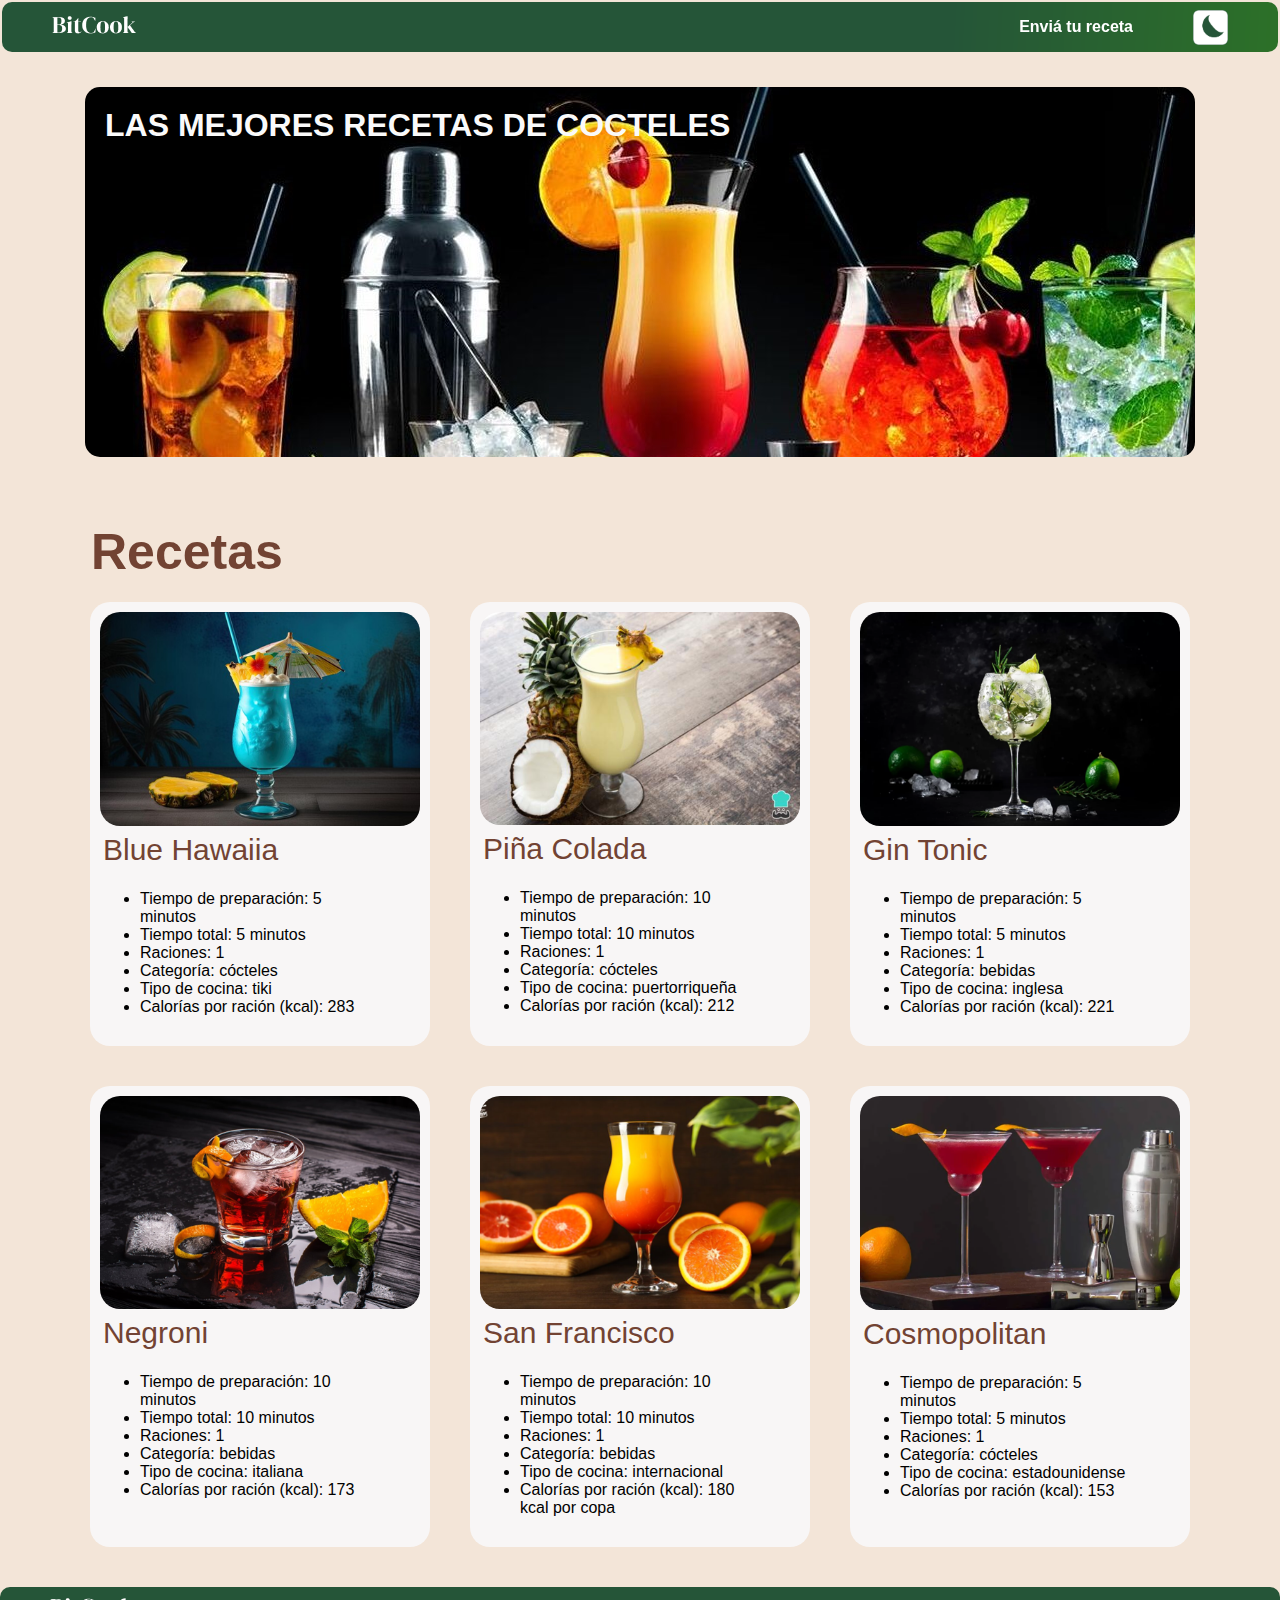
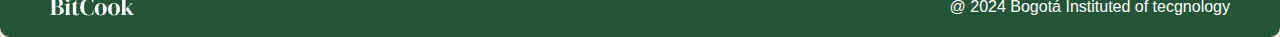
<file: index.html>
<!DOCTYPE html>
<html lang="es">

<head>
  <meta charset="UTF-8" />
  <meta name="viewport" content="width=device-width, initial-scale=1.0" />
  <title>Inicio</title>
  <link rel="stylesheet" href="./css/stylegen.css" />
  <link rel="stylesheet" href="./css/styleindex.css" />
</head>

<body>
  <!--inicio CABECERA -->
  <header id="cabecera">
    <a class="logobitcook" href="./index.html" target="_self"><img class="logobitcook1" src="./image/logo_bitcook.png"
        alt="logo betcook" /></a>

    <a id="cab2" href="./contacto.html" target="_self">Enviá tu receta</a>

    <img id="dianoche1" src="./image/noche.png" alt="modo noche" />

  </header>


  <!--fin CABECERA -->



  <!--INICIA CUERPO  -->
  <!--id="contenedorgidindex"  -->


  <section id="contenedorgidindex">

    <h1 id="tituloindex"> LAS MEJORES RECETAS DE COCTELES</h1>
    <!--<iframe class="video"  width="560" height="315" src="https://www.youtube.com/embed/P2EOVODrSzs?si=6xp7rY7jnYXR5V0u" 
    title="YouTube video player" frameborder="0" allow="accelerometer; autoplay; clipboard-write; encrypted-media; gyroscope; 
    picture-in-picture; web-share" referrerpolicy="strict-origin-when-cross-origin" allowfullscreen></iframe>  -->

    <h2 class="t2"> Recetas</h2>

    <article class="receta1">

      <img class="imagencatalogo" src="./image/Blue_Hawaiian_m.png" alt="coctel blue hawaiian">

      <a class="linkrecetas" href="./receta1.html"> Blue Hawaiia</a>

      <ul class="infreceta">
        <li class="listacatalogo">Tiempo de preparación: 5 minutos</li>
        <li class="listacatalogo">Tiempo total: 5 minutos</li>
        <li class="listacatalogo">Raciones: 1</li>
        <li class="listacatalogo">Categoría: cócteles</li>
        <li class="listacatalogo">Tipo de cocina: tiki</li>
        <li class="listacatalogo">Calorías por ración (kcal): 283</li>
      </ul>

    </article>





    <article class="receta2">

      <img class="imagencatalogo" src="./image/piña_colada_m.png" alt="coctel Piña colada">

      <a class="linkrecetas" href="./receta2.html"> Piña Colada </a>

      <ul class="infreceta">
        <li class="listacatalogo">Tiempo de preparación: 10 minutos</li>
        <li class="listacatalogo">Tiempo total: 10 minutos</li>
        <li class="listacatalogo">Raciones: 1</li>
        <li class="listacatalogo">Categoría: cócteles</li>
        <li class="listacatalogo">Tipo de cocina: puertorriqueña</li>
        <li class="listacatalogo">Calorías por ración (kcal): 212</li>
      </ul>

    </article>




    <article class="receta3">

      <img class="imagencatalogo" src="./image/gin_tonic_m.png" alt="coctel Gin Tonic">

      <a class="linkrecetas" href="./receta3.html"> Gin Tonic </a>

      <ul class="infreceta">
        <li class="listacatalogo">Tiempo de preparación: 5 minutos</li>
        <li class="listacatalogo">Tiempo total: 5 minutos</li>
        <li class="listacatalogo">Raciones: 1</li>
        <li class="listacatalogo">Categoría: bebidas</li>
        <li class="listacatalogo">Tipo de cocina: inglesa</li>
        <li class="listacatalogo">Calorías por ración (kcal): 221</li>
      </ul>

    </article>

    <article class="receta4">

      <img class="imagencatalogo" src="./image/negroni_m.png" alt="coctel Negroni">

      <a class="linkrecetas" href="./receta4.html"> Negroni </a>

      <ul class="infreceta">
        <li class="listacatalogo">Tiempo de preparación: 10 minutos</li>
        <li class="listacatalogo">Tiempo total: 10 minutos</li>
        <li class="listacatalogo">Raciones: 1</li>
        <li class="listacatalogo">Categoría: bebidas</li>
        <li class="listacatalogo">Tipo de cocina: italiana</li>
        <li class="listacatalogo">Calorías por ración (kcal): 173</li>
      </ul>

    </article>


    <article class="receta5">

      <img class="imagencatalogo" src="./image/san_francisco_m.png" alt="coctel San Francisco">

      <a class="linkrecetas" href="./receta5.html"> San Francisco </a>

      <ul class="infreceta">
        <li class="listacatalogo">Tiempo de preparación: 10 minutos</li>
        <li class="listacatalogo">Tiempo total: 10 minutos</li>
        <li class="listacatalogo">Raciones: 1</li>
        <li class="listacatalogo">Categoría: bebidas</li>
        <li class="listacatalogo">Tipo de cocina: internacional</li>
        <li class="listacatalogo">Calorías por ración (kcal): 180 kcal por copa</li>
      </ul>

    </article>

    <article class="receta6">

      <img class="imagencatalogo" src="./image/cosmopolitan_m.png" alt="coctel Cosmopolitan">

      <a class="linkrecetas" href="./receta6.html"> Cosmopolitan </a>

      <ul class="infreceta">
        <li class="listacatalogo">Tiempo de preparación: 5 minutos</li>
        <li class="listacatalogo">Tiempo total: 5 minutos</li>
        <li class="listacatalogo">Raciones: 1</li>
        <li class="listacatalogo">Categoría: cócteles</li>
        <li class="listacatalogo">Tipo de cocina: estadounidense</li>
        <li class="listacatalogo">Calorías por ración (kcal): 153</li>
      </ul>

    </article>







  </section>


  <!--TERMINA CUERTO -->
























  <!--inicio FOOTER-->
  <footer id="footer">
    <a class="logobitcook" href="./main.html" target="_self"><img class="logobitcook1" src="./image/logo_bitcook.png"
        alt="logo betcook" /></a>

    <p id="pie2">@ 2024 Bogotá Instituted of tecgnology</p>
  </footer>

  <!--FIN FOOTER-->

  <script src="./js/scriptindex.js"></script>
</body>

</html>
</file>
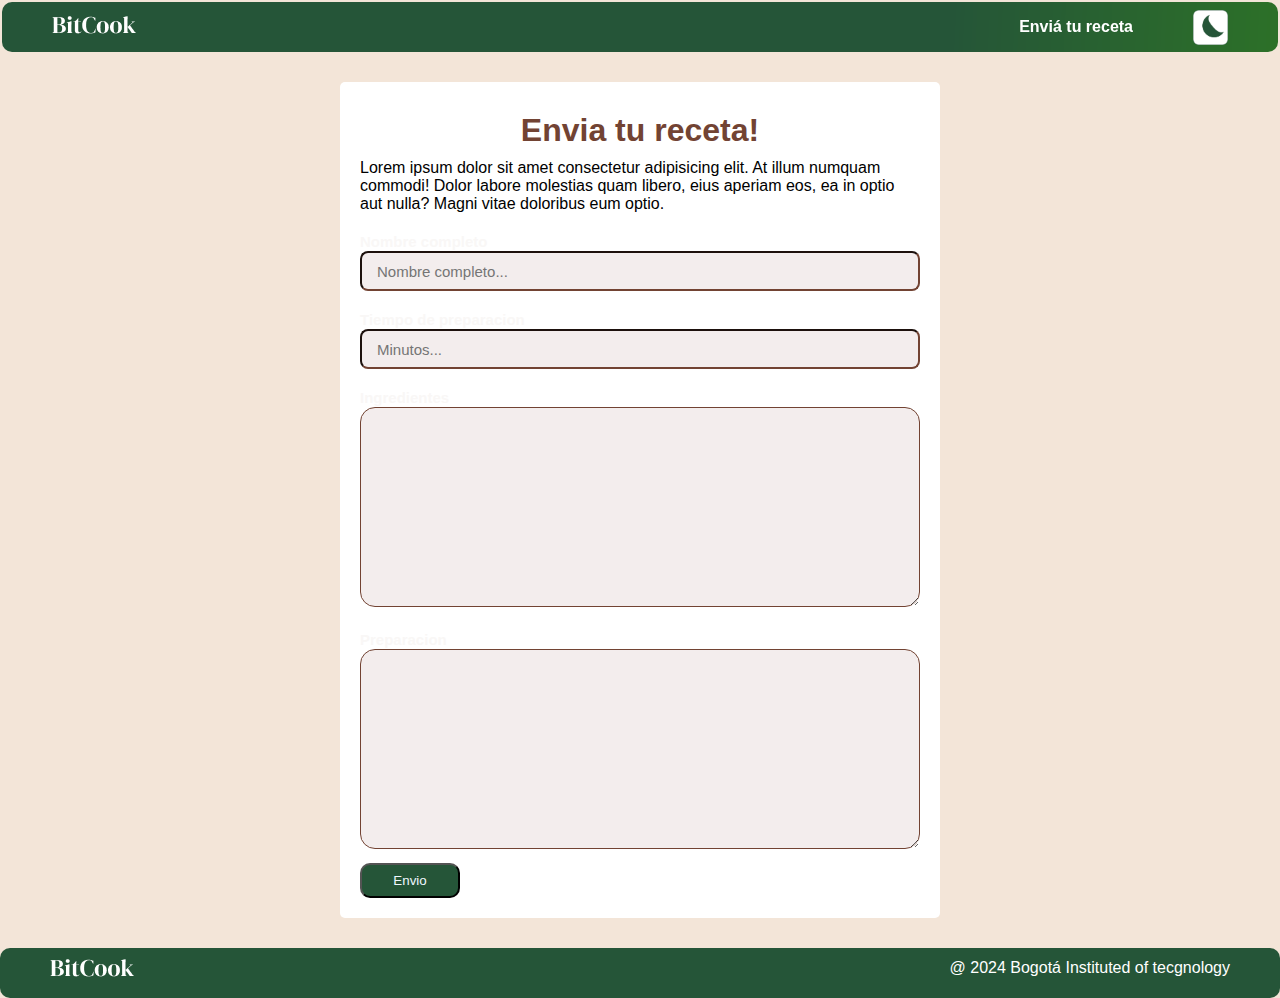
<file: contacto.html>
<!DOCTYPE html>
<html lang="es">
  <head>
    <meta charset="UTF-8" />
    <meta name="viewport" content="width=device-width, initial-scale=1.0" />
    <title>Inicio</title>
    <link rel="stylesheet" href="./css/stylegen.css" />
    <link rel="stylesheet" href="./css/stylecontacto.css" />
  </head>
  <body>
    <!--inicio CABECERA -->
    <header id="cabecera">
      <a class="logobitcook" href="./index.html" target="_self"
        ><img
          class="logobitcook1"
          src="./image/logo_bitcook.png"
          alt="logo betcook"
      /></a>

      <a id="cab2" href="./contacto.html" target="_self">Enviá tu receta</a>

      <img id="dianoche1" src="./image/noche.png" alt="modo noche" />
    </header>
    <!--fin CABECERA -->
<main class="mainenviatureceta">
    <h1>Envia tu receta!</h1>
    <p id="p1">
      Lorem ipsum dolor sit amet consectetur adipisicing elit. At illum numquam
      commodi! Dolor labore molestias quam libero, eius aperiam eos, ea in optio
      aut nulla? Magni vitae doloribus eum optio.
    </p>


    <div class="form-group">
      <label for="nombre_completo">Nombre completo</label>
      <input
        type="text"
        name="nombre_completo"
        placeholder="Nombre completo..."
        id="nombre_completo"
      />
    </div>



    <div class="form-group">
      <label for="tiempo_preparacion">Tiempo de preparacion</label>
      <input
        type="number"
        name="tiempo_preparacion"
        placeholder="Minutos..."
        id="tiempo_preparacion"
      />
    </div>


    <div>
      <label for="ingredientes">Ingredientes</label>
      <textarea name="ingredientes" id="ingredientes"></textarea>
    </div>


    <div>
      <label for="preparacion">Preparacion</label>
      <textarea name="preparacion" id="preparacion"></textarea>
    </div>


    <button>Envio</button>

</main>

    <!--inicio FOOTER-->
    <footer id="footer">
      <a class="logobitcook" href="./main.html" target="_self"
        ><img
          class="logobitcook1"
          src="./image/logo_bitcook.png"
          alt="logo betcook"
      /></a>

      <p id="pie2">@ 2024 Bogotá Instituted of tecgnology</p>
    </footer>

    <!--FIN FOOTER-->

    <script src="./js/scriptenviatureceta.js"></script>
  </body>
</html>
</file>
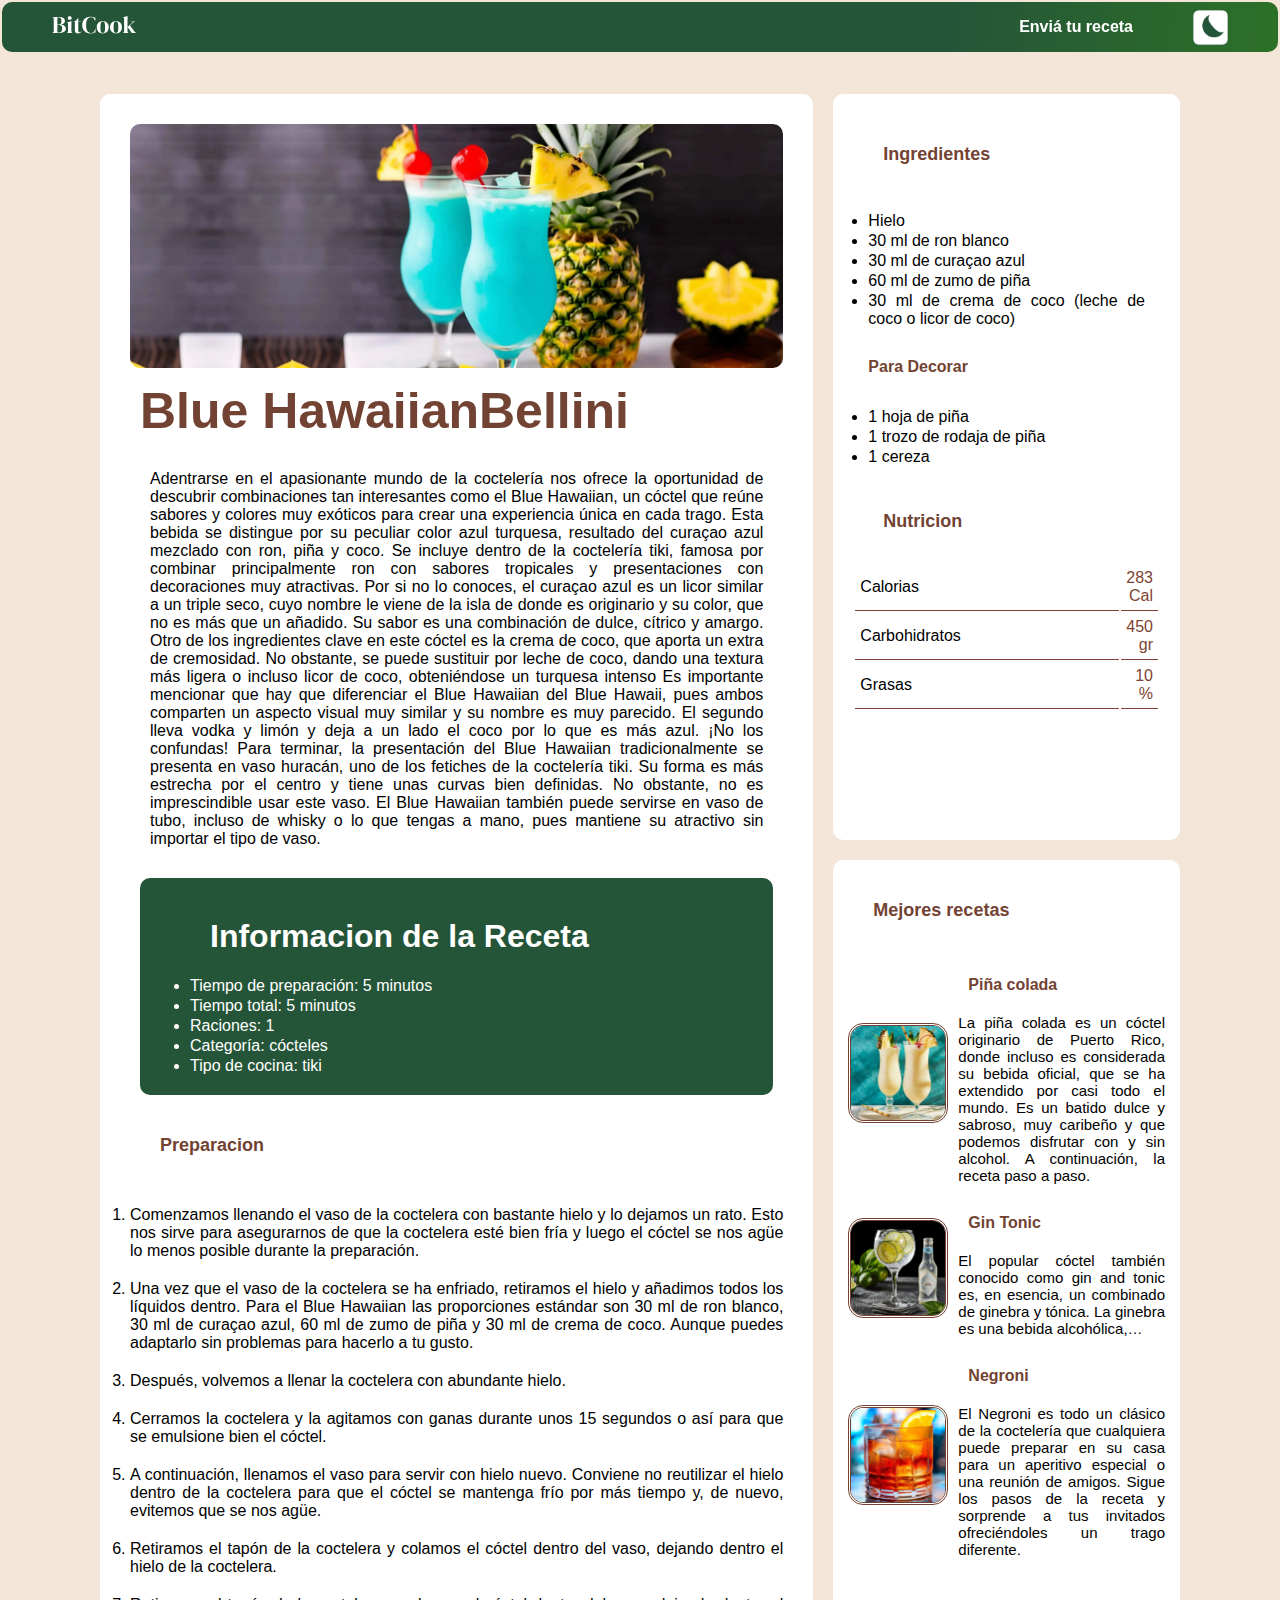
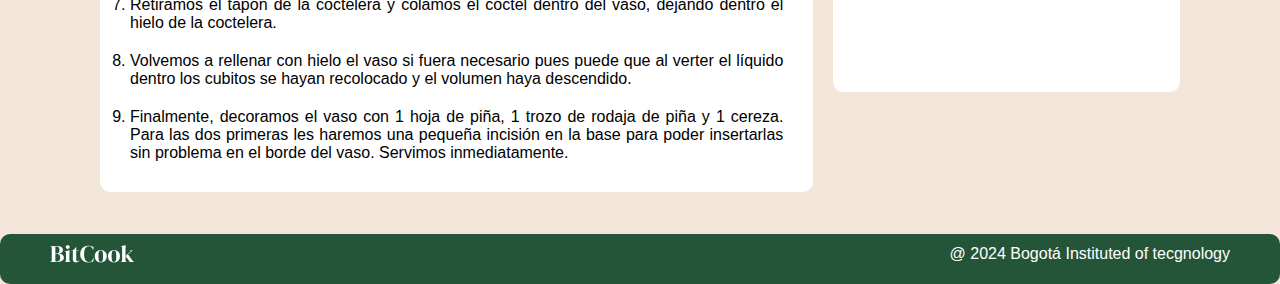
<file: receta1.html>
<!DOCTYPE html>
<html lang="es">

<head>
  <meta charset="UTF-8" />
  <meta name="viewport" content="width=device-width, initial-scale=1.0" />
  <title>Inicio</title>
  <link rel="stylesheet" href="./css/stylegen.css" />
  <link rel="stylesheet" href="./css/styleproductos.css" />
</head>

<body>
  <!--inicio CABECERA -->
  <header id="cabecera">
    <a class="logobitcook" href="./index.html" target="_self"><img class="logobitcook1" src="./image/logo_bitcook.png"
        alt="logo betcook" /></a>

    <a id="cab2" href="./contacto.html" target="_self">Enviá tu receta</a>

    <img id="dianoche1" src="./image/noche.png" alt="modo noche" />

  </header>


  <!--fin CABECERA -->





  <!--inicio contenedor grid -->
  <div id="contenedorgid">

    <!--inicio lateral izquierdo -->
    <article class="artrecetas">

      <img id="imgprincipal" src="./image/Blue_Hawaiian.png" alt="Blue Hawaiian">
      <h2 class="titulo2">Blue HawaiianBellini</h2>
      <p class="contenidoprincipal">
        Adentrarse en el apasionante mundo de la coctelería nos ofrece la oportunidad de descubrir combinaciones tan
        interesantes como el Blue Hawaiian, un cóctel que reúne sabores y colores muy exóticos para crear una
        experiencia única en cada trago.

        Esta bebida se distingue por su peculiar color azul turquesa, resultado del curaçao azul mezclado con ron, piña
        y coco. Se incluye dentro de la coctelería tiki, famosa por combinar principalmente ron con sabores tropicales y
        presentaciones con decoraciones muy atractivas.
        Por si no lo conoces, el curaçao azul es un licor similar a un triple seco, cuyo nombre le viene de la isla de
        donde es originario y su color, que no es más que un añadido. Su sabor es una combinación de dulce, cítrico y
        amargo. Otro de los ingredientes clave en este cóctel es la crema de coco, que aporta un extra de cremosidad. No
        obstante, se puede sustituir por leche de coco, dando una textura más ligera o incluso licor de coco,
        obteniéndose un turquesa intenso
        Es importante mencionar que hay que diferenciar el Blue Hawaiian del Blue Hawaii, pues ambos comparten un
        aspecto visual muy similar y su nombre es muy parecido. El segundo lleva vodka y limón y deja a un lado el coco
        por lo que es más azul. ¡No los confundas!

        Para terminar, la presentación del Blue Hawaiian tradicionalmente se presenta en vaso huracán, uno de los
        fetiches de la coctelería tiki. Su forma es más estrecha por el centro y tiene unas curvas bien definidas. No
        obstante, no es imprescindible usar este vaso. El Blue Hawaiian también puede servirse en vaso de tubo, incluso
        de whisky o lo que tengas a mano, pues mantiene su atractivo sin importar el tipo de vaso.
      </p>

      <div class="p2">

        <h3 class="titulo3info">Informacion de la Receta</h3>

        <ul>

          <li class="lisdesdatos">Tiempo de preparación: 5 minutos</li>
          <li class="lisdesdatos">Tiempo total: 5 minutos</li>
          <li class="lisdesdatos">Raciones: 1</li>
          <li class="lisdesdatos">Categoría: cócteles</li>
          <li class="lisdesdatos">Tipo de cocina: tiki</li>

        </ul>


      </div>

      <h3 class="titulo3">Preparacion</h3>

      <ol start="1">
        <li class="lisdespre">Comenzamos llenando el vaso de la coctelera con bastante hielo y lo dejamos un rato. Esto nos
          sirve para asegurarnos de que la coctelera esté bien fría y luego el cóctel se nos agüe lo menos posible
          durante la preparación.

        </li>
        <li class="lisdespre">Una vez que el vaso de la coctelera se ha enfriado, retiramos el hielo y añadimos todos los
          líquidos dentro. Para el Blue Hawaiian las proporciones estándar son 30 ml de ron blanco, 30 ml de curaçao
          azul, 60 ml de zumo de piña y 30 ml de crema de coco. Aunque puedes adaptarlo sin problemas para hacerlo a tu
          gusto.

        </li>
        <li class="lisdespre">Después, volvemos a llenar la coctelera con abundante hielo.

        </li>
        <li class="lisdespre">Cerramos la coctelera y la agitamos con ganas durante unos 15 segundos o así para que se
          emulsione bien el cóctel.

        </li>
        <li class="lisdespre">A continuación, llenamos el vaso para servir con hielo nuevo. Conviene no reutilizar el hielo
          dentro de la coctelera para que el cóctel se mantenga frío por más tiempo y, de nuevo, evitemos que se nos
          agüe.

        </li>
        <li class="lisdespre">Retiramos el tapón de la coctelera y colamos el cóctel dentro del vaso, dejando dentro el
          hielo de la coctelera.

        </li>

        <li class="lisdespre">Retiramos el tapón de la coctelera y colamos el cóctel dentro del vaso, dejando dentro el
          hielo de la coctelera.

        </li>

        <li class="lisdespre">Volvemos a rellenar con hielo el vaso si fuera necesario pues puede que al verter el líquido
          dentro los cubitos se hayan recolocado y el volumen haya descendido.

        </li>

        <li class="lisdespre">Finalmente, decoramos el vaso con 1 hoja de piña, 1 trozo de rodaja de piña y 1 cereza. Para
          las dos primeras les haremos una pequeña incisión en la base para poder insertarlas sin problema en el borde
          del vaso. Servimos inmediatamente.

        </li>
      </ol>

    </article>

    <!--fin lateral izquierdo -->

    <!--inico lateral derecho superior -->
    <section class="secioneslaterales1">
      <h3 class="titulo3">Ingredientes</h3>

      <ul class="listaingre">
        <li class="lisdes">Hielo</li>
        <li class="lisdes">30 ml de ron blanco</li>
        <li class="lisdes">30 ml de curaçao azul</li>
        <li class="lisdes">60 ml de zumo de piña</li>
        <li class="lisdes">30 ml de crema de coco (leche de coco o licor de coco)</li>

      </ul>

      <h4 class="titulo4">Para Decorar</h3>

        <ul class="listaingre">
          <li class="lisdes">1 hoja de piña</li>
          <li class="lisdes">1 trozo de rodaja de piña</li>
          <li class="lisdes">1 cereza</li>


        </ul>

        <h3 class="titulo3">Nutricion</h3>

        <table class="tablacont">
          <tr>
            <td class="tdcont">Calorias</td>
            <td class="tdcont">283 Cal</td>
          </tr>
          <tr>
            <td class="tdcont">Carbohidratos</td>
            <td class="tdcont">450 gr</td>
          </tr>
          <tr>
            <td class="tdcont">Grasas</td>
            <td class="tdcont">10 %</td>
          </tr>
        </table>


    </section>

    <!--fin lateral derecho superior -->

<!--
      <a   id="linkrecetasre"   href = "./contacto.html"   > Piña Colada  </a>      -->


    <!--inicio lateral derecho medio -->

    <section class="secioneslaterales2">

      <h2 class="titulo3">Mejores recetas</h2>

      <div class="divmejores">
        <a class="linkrecetasre1" href="./receta2.html" target="_self"><img class="imgmejores" src="./image/piña_colada_p.png" alt="coctel Piña colada" /></a>
        <div class="contmejores">
          <h4 class="titulo4">Piña colada</h3>
            <p class="contenido">
              La piña colada es un cóctel originario de Puerto Rico, donde incluso es considerada su bebida oficial, que
              se ha extendido por casi todo el mundo. Es un batido dulce y sabroso, muy caribeño y que podemos disfrutar
              con y sin alcohol. A continuación, la receta paso a paso.
            </p>

        </div>
      </div>

      <div class="divmejores">
        <a class="linkrecetasre1" href="./receta3.html" target="_self"><img class="imgmejores" src="./image/gin_tonic_p.png" alt="coctel Gin Tonic" /></a>
        <div class="contmejores">
          <h4 class="titulo4">Gin Tonic</h3>
            <p class="contenido">
              El popular cóctel también conocido como gin and tonic es, en esencia, un combinado de ginebra y tónica. La
              ginebra es una bebida alcohólica,…
            </p>
        </div>
      </div>

      <div class="divmejores">
        <a class="linkrecetasre1" href="./receta4.html" target="_self"><img class="imgmejores" src="./image/negroni_p.png" alt="Negroni" /></a>

        <div class="contmejores">
          <h4 class="titulo4">Negroni</h3>
            
            <p class="contenido">
              El Negroni es todo un clásico de la coctelería que cualquiera puede preparar en su casa para un aperitivo
              especial o una reunión de amigos. Sigue los pasos de la receta y sorprende a tus invitados ofreciéndoles
              un trago diferente.
            </p>

        </div>
      </div>

    </section>

    <!--fin lateral derecho medio -->
   

  </div>
  <!--termina contenedora gris -->

  <!--inicio FOOTER-->
  <footer id="footer">
    <a class="logobitcook" href="./main.html" target="_self"><img class="logobitcook1" src="./image/logo_bitcook.png"
        alt="logo betcook" /></a>

    <p id="pie2">@ 2024 Bogotá Instituted of tecgnology</p>
  </footer>

  <!--FIN FOOTER-->


  <script src="./js/scriptrecetas.js"></script>
</body>

</html>
</file>
<file: css/stylegen.css>
@import url("https://fonts.googleapis.com/css2?family=DM+Serif+Display:ital@0;1&family=Kanit:ital,wght@0,100;0,200;0,300;0,400;0,500;0,600;0,700;0,800;0,900;1,100;1,200;1,300;1,400;1,500;1,600;1,700;1,800;1,900&family=Roboto:ital,wght@0,100;0,300;0,400;0,500;0,700;0,900;1,100;1,300;1,400;1,500;1,700;1,900&display=swap");

* {
  box-sizing: border-box;
  margin: 0;
  padding: 0;
  /*max-width: 800px; */
  font-family: "Open Sans", sans-serif;
}

/*propiedades del body****************************************************************************** */
body {
  background-color: #f3e5d8;
  height: 100vh;
  /* Viewport height */
  position: relative;
}


.temaoscuro{
background-color: black;


}

/*CABECERA DEL SITIO****************************************************************************** */
header {
  background-image: url("../image/cinta.png") ;      /*#255538;*/
  padding: 11px 50px;
  margin: 2px;
  border-radius: 10px;
  display: flex;
  justify-content: space-between;
  align-items: center;

  position: sticky;
  top: 0px;
  height: 50px;
  gap: 50px;


}

#cab2 {
  color: white;
  margin-left: auto;
  font-family: "DM Sans", sans-serif;
  text-decoration: none;
  font-weight: 600;
  border-radius: 25px;
  padding: 0 10px;
  text-align: center;

}

/*hover cambio de comportamiento al acercar el mouse******** */
#cab2:hover {
  color: #255538;
  background-color: white;

}



#dianoche1 {
 
  height: 35px;
  width: 35px;
  cursor: pointer;
}







/*pie de pagina***************************************************************************** */

#footer {
  background-color: #255538;
  padding: 11px 50px;
  margin: 2px 0;
  border-radius: 10px;
  height: 50px;
  display: flex;
  justify-content: space-between;
  position: absolute;
  bottom: 0;
  width: 100%;
  position: relative;

}

#pie2 {
  color: white;

}



/*adaptacion a 480 o menos px***************************************************************************** */

@media screen and (max-width: 480px) {


  #cab2 {

    margin-left: auto;
    font-family: "DM Sans", sans-serif;
    text-decoration: none;
    font-weight: 600;
    border-radius: 15px;
    padding: 0 5px;
    text-align: center;



  }
}
</file>
<file: css/styleindex.css>
/*Configuracion del grid****************************************************************************** */
section {
  display: grid;
  
  margin: 10px 60px;
  grid-template-columns: 1fr 1fr 1fr;
  grid-template-rows: 400px auto auto auto;
  grid-template-areas:
    "imgprin imgprin imgprin"
    "titulo titulo titulo "
    "articulo1 articulo2 articulo3"
    "articulo4 articulo5 articulo6";
  
  justify-content: center;
  padding: 10px;
}




/*  .video{

  grid-area: video;
  width: 100%;
  padding: 10px;
  border-radius: 25px;
  justify-content: center;
}   */


#tituloindex {
  grid-area: imgprin;
  width: 100%;
  
  background-image: url("../image/Cocteles.jpg");
  padding: 20px;
  
  margin: 15px;
  border-radius: 15px;
  color: #fafafa;
  width: auto;
  height: auto;
 
}
.t2 {
  grid-area: titulo;
  font-size: 50px;
  
  padding: 50px 0px 0px 20px;
  border: 2px ;
  margin: 1px;
 
  color: #724333;
 
}


.t2tema {
  
  color: #fbfbfb;
 
}

.receta1 {
  grid-area: articulo1;
  background-color: rgb(248, 246, 246);
  padding: 10px;
  margin: 20px;
  border-radius: 20px;
  width: auto;
  align-items: center;
  
  
}

.receta1t {
  
  background-color: rgb(58, 56, 56);
  color: white;

}

.receta2 {
  grid-area: articulo2;
  background-color: rgb(248, 246, 246);
  padding: 10px;
  margin: 20px;
  border-radius: 20px;
  width: auto;
  align-items: center;
  
}

.receta2t {
  
  background-color: rgb(58, 56, 56);
  color: white;

}
.receta3 {
  grid-area: articulo3;
  background-color: rgb(248, 246, 246);
  padding: 10px;
  margin: 20px;
  border-radius: 20px;
  width: auto;
  align-items: center;
  
}
.receta3t {
  
  background-color: rgb(58, 56, 56);
  color: white;

}

.receta4 {
  grid-area: articulo4;
  background-color: rgb(248, 246, 246);
  padding: 10px;
  margin: 20px;
  border-radius: 20px;
  width: auto;
  align-items: center;
  
}

.receta4t {
  
  background-color: rgb(58, 56, 56);
  color: white;

}

.receta5 {
  grid-area: articulo5;
  background-color: rgb(248, 246, 246);
  padding: 10px;
  margin: 20px;
  border-radius: 20px;
  width: auto;
  align-items: center;
  
}

.receta5t {
  
  background-color: rgb(58, 56, 56);
  color: white;

}

.receta6 {
  grid-area: articulo6;
  background-color: rgb(248, 246, 246);
  padding: 10px;
  margin: 20px;
  border-radius: 20px;
  width: auto;
  align-items: center;
  
}

.receta6t {
  
  background-color: rgb(58, 56, 56);
  color: white;

}






.imagencatalogo {

  border-radius: 20px;
  width: 100%;
}


.linkrecetas {
  font-size: 30px;
  display: inline-block;
  text-decoration: none;
  color: #724333;
  
  border-radius: 15px;
  padding: 3px;
}

.linkrecetastema {
  color: #f8f5f4;
  
}



.linkrecetas:hover{
  color: white;
background-color: #255538;
}


.linkrecetastema:hover{
  color: rgb(5, 1, 1);
background-color: #f2f5f3;


}

.infreceta{
  padding: 20px;
margin: 0 20px;


}




/*adaptacion a 800 o menos px***************************************************************************** */

@media screen and (max-width: 800px) {

  /*Configuracion del grid****************************************************************************** */
  #contenedorgidindex {
    display: grid;
    
    margin: 0 10px;
    grid-template-columns: 1fr 1fr;
    grid-template-rows: 250px auto auto auto auto;
    grid-template-areas:
      "imgprin imgprin" 
      "titulo titulo" 
      "articulo1 articulo2"
      "articulo3 articulo4" 
      "articulo5 articulo6";
    
    justify-content: center;
    padding: 5px;
  
  }
  
}



/*adaptacion a 480 o menos px***************************************************************************** */

@media screen and (max-width: 480px) {

  #contenedorgidindex {
    display: grid;
    
    margin: 0 10px;
    grid-template-columns: 1fr;
    grid-template-rows: auto auto auto auto auto auto auto auto;
    grid-template-areas:
      "imgprin"
      "titulo"
      "articulo1"
      "articulo2"
      "articulo3"
      "articulo4" 
      "articulo5"
      "articulo6";
    
    justify-content: center;
    padding: 5px;
  
  }


  #tituloindex {
    text-align: center;
    background-image:  none;  /*url("../image/Cocteles3.jpg");*/
    padding: 20px;
    border: none;
    margin: 5px;
    border-radius: 15px;
    color: #255538;
    font-size: 40px;
    width: auto;
    height: auto;
   
  }
}
</file>
<file: css/stylecontacto.css>
.mainenviatureceta {
  display: flex;
  flex-direction: column;
  margin: 30px auto;
  
  background-color: white;
  justify-content:left;
  padding: 20px;
  border-radius: 5px;
  max-width: 600px;
}

.maintema{
  background-color: #2b2b29;
  color: white;
}

h1 {
  color: #724333;
  margin: 10px auto;
}

.h1tema {
  color: #faf8f8;
  
}

label{
  width: 100%;
  display: inline-block;
  color: #724333;
  margin-top: 20px;
  font-size: 15px;
  font-weight: bold;
}

label{
  
  color: #f9f7f6;
  
}



input{
  height: 40px;
  width: 100%;
  background-color: rgb(243, 237, 237);
  border-radius: 8px;
  border-color: #724333;
  padding: 15px;
  font-size: 15px;
}

.inputtema{
  background-color: #7c7c78;
}



textarea{
  height: 200px;
  width: 100%;
  background-color: rgb(243, 237, 237);
  border-radius: 15px;
  border-color: #724333;
  padding: 15px;
  font-size: 15px;
  
}
.textareatema{
  background-color: #7c7c78;
}



button{
  margin-top: 10px;
  border-radius: 10px;
  height: 35px;
  width: 100px;

  color: aliceblue;
  background-color: #255538;
  justify-items: left;

}
</file>
<file: css/styleproductos.css>
/*Configuracion del grid****************************************************************************** */
#contenedorgid {
  display: grid;
  
  margin: 0 60px;
  grid-template-columns: 2fr 1fr;
  grid-template-rows: auto auto 100px;
  grid-template-areas:
    "articulo lateral1"
    "articulo lateral2"
    "articulo lateral3";

  justify-content: center;
  padding: 30px;
}
/*Configuracion del articulo principal****************************************************************************** */
.artrecetas {
  grid-area: articulo;
  padding: 30px;
  margin: 10px;
  border-radius: 10px;
  background-color: white;
  justify-items: auto;
}

.artrecetastema {
  color: white;
  background-color: rgb(58, 56, 56);
  justify-items: auto;
  
}

#imgprincipal {
  width: 100%;
  border-radius: 10px;
}
.contenidoprincipal {
  padding: 20px;
  font-family: "DM Sans", sans-serif;
  font-size: 16px;
  text-align: justify;
}
.p2 {
  padding: 20px 50px;
  margin: 10px;
  border-radius: 10px;
  background-color:#255538;
  
}
/*Configuracion del lateral derecho superior****************************************************************************** */
.secioneslaterales1 {
  grid-area: lateral1;
  padding: 20px;
  margin: 10px;
  border-radius: 10px;
  background-color: white;
}

.secioneslaterales1tema {
  color: white;
  background-color: rgb(61, 59, 59);
}

.listaingre {
  padding: 15px;
  text-align: justify;
}

.tdcont {
  border-bottom: 1px solid #7e4333;
  table-layout: fixed;
  border-collapse: collapse;
  width: 100%;
  padding: 5px;
  font-family: "DM Sans", sans-serif;
}
.tablacont tr td:nth-of-type(2) {
  text-align: end;
  color: #7e4333;
}


.tablaconttema tr td:nth-of-type(2) {
  text-align: end;
  color: #f3eeed;
}

/*Configuracion del lateral derecho medio****************************************************************************** */
.secioneslaterales2 {
  grid-area: lateral2;
  padding: 10px;
  margin: 10px;
  border-radius: 10px;
  background-color: white;
}


.secioneslaterales2tema {
  color: white;
  background-color: rgb(61, 59, 59);
}


.divmejores {
  display: flex;
  margin: 10px auto;
  width: auto;
  align-items: center;
  font-family: "DM Sans", sans-serif;
}
.imgmejores {
  max-height: 100px;
  max-width: 100px;
  margin: 5px;
  border-color: #724333;
  border-radius: 15px;
  border-style: double;
}






/*Configuracion titulos****************************************************************************** */

.titulo2 {
  color: #724333;
  padding: 10px;
  font-size: 50px;
  font-family: "DM Sans", sans-serif;
}

.titulo2tema {
  color: #faf9f8;
 
}

.titulo3 {
  color: #724333;
  padding: 30px;
  font-size: 18px;
  font-family: "DM Sans", sans-serif;
}

.titulo3tema {
  color: #faf9f8;
 
}




.titulo3info {
  color: white;
  padding: 20px;
  font-size: 2pc;
  font-family: "DM Sans", sans-serif;
}

.titulo3infotema {
  color: #faf9f8;
 
}


.contenidoprincipal{
  
  font-family: "DM Sans", sans-serif;
  font-size: 16px;

}


.titulo4 {
  color: #724333;
  padding: 15px;
  font-size: 1pc;
  font-family: "DM Sans", sans-serif;
}

.titulo4tema {
  color: #faf9f8;
 
}


.contenido {
  text-align: justify;
  padding: 5px;
  font-family: "DM Sans", sans-serif;
  font-size: 15px;
}

.tdcont {
  font-family: "DM Sans", sans-serif;
  font-size: 16px;
}


.tdconttema {
  color: white;
}



.lisdesdatos {
  text-align: justify;
  font-family: "DM Sans", sans-serif;
  font-size: 16px;
 margin-top: 2px;
 color: white;

}



.lisdes {
  text-align: justify;
  font-family: "DM Sans", sans-serif;
  font-size: 16px;
 margin-top: 2px;

}

.lisdespre {
  text-align: justify;
  font-family: "DM Sans", sans-serif;
  font-size: 16px;
 margin-top: 20px;

}



/*adaptacion a 600 o menos px***************************************************************************** */





@media screen and (max-width: 600px) {

/*Configuracion del grid****************************************************************************** */
#contenedorgid {
  display: grid;
  
  margin: 0 10px;
  grid-template-columns: 1fr;
  grid-template-rows: auto auto auto auto auto 100px;
  grid-template-areas:
    "articulo" 
    "articulo" 
    "articulo"
    "lateral1" 
    "lateral2"
    "lateral3";
 
  justify-content: center;
  padding: 5px;

}
}
</file>
